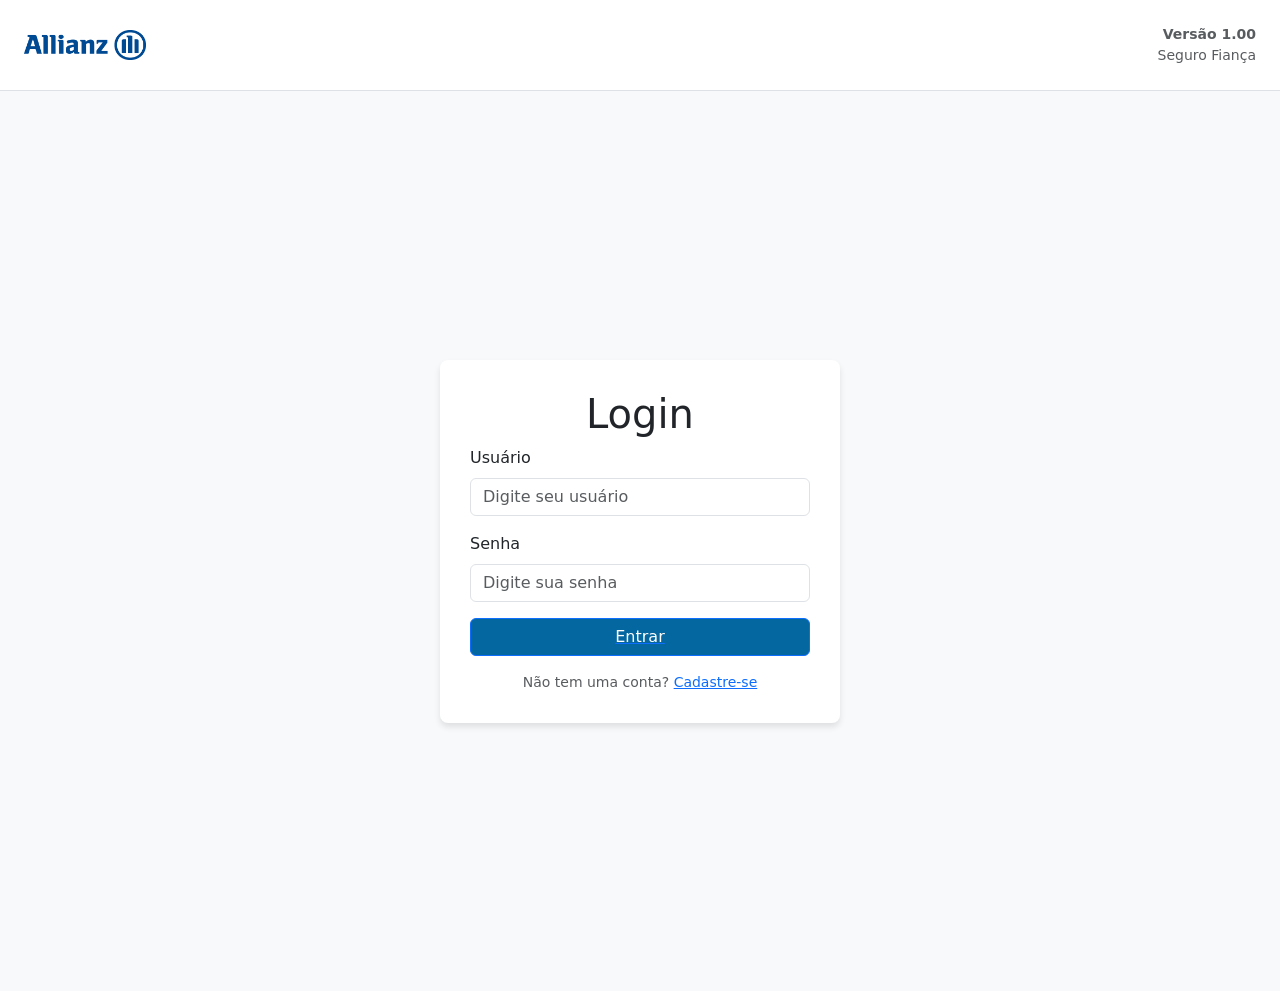
<file: index.html>
<!DOCTYPE html>
<html lang="pt-BR">
<head>
  <meta charset="UTF-8">
  <meta name="viewport" content="width=device-width, initial-scale=1.0">
  <title>Seguro Fiança</title>
  <link href="https://cdnjs.cloudflare.com/ajax/libs/bootstrap/5.3.3/css/bootstrap.min.css" rel="stylesheet">
  <link rel="stylesheet" href="css/style_login.css">
</head>
<body>
  <!-- Cabeçalho -->
  <div class="d-flex justify-content-between align-items-center p-4 border-bottom">
    <div class="d-flex align-items-center gap-3">
      <div class="brand">
        <img src="images/allianz-logo.png" width="122" height="30" alt="Logo Allianz">
      </div>
      <div class="small text-muted">
        <div class="fw-semibold"></div>
        <div></div>
      </div>
    </div>
    <div class="d-flex align-items-center gap-4">
      <div class="small text-end text-muted">
        <div class="fw-semibold">Versão 1.00</div>
        <div>Seguro Fiança</div>
      </div>
    </div>
  </div>

  <!-- Conteúdo Centralizado -->
  <div class="center-container">
    <div class="login-container">
      <h1 class="text-center">Login</h1>
        <!-- Campo Usuário -->
        <div class="mb-3">
          <label for="usuario" class="form-label">Usuário</label>
          <input type="text" class="form-control" id="usuario" placeholder="Digite seu usuário">
        </div>
        <!-- Campo Senha -->
        <div class="mb-3">
          <label for="senha" class="form-label">Senha</label>
          <input type="password" class="form-control" id="senha" placeholder="Digite sua senha">
        </div>
        <!-- Botão Entrar -->
        <a href="home.html">
          <div class="d-grid">
            <button type="submit" class="btn btn-primary" id="btn-enviar">Entrar</button>
          </div>
        </a>
        <!-- Link Cadastre-se -->
        <div class="form-text mt-3 text-center">
          Não tem uma conta? <a href="cadastro_usuario.html">Cadastre-se</a>
        </div>
    </div>
  </div>

  <script src="https://cdn.jsdelivr.net/npm/bootstrap@5.3.3/dist/js/bootstrap.bundle.min.js"></script>
</body>
</html>
</file>
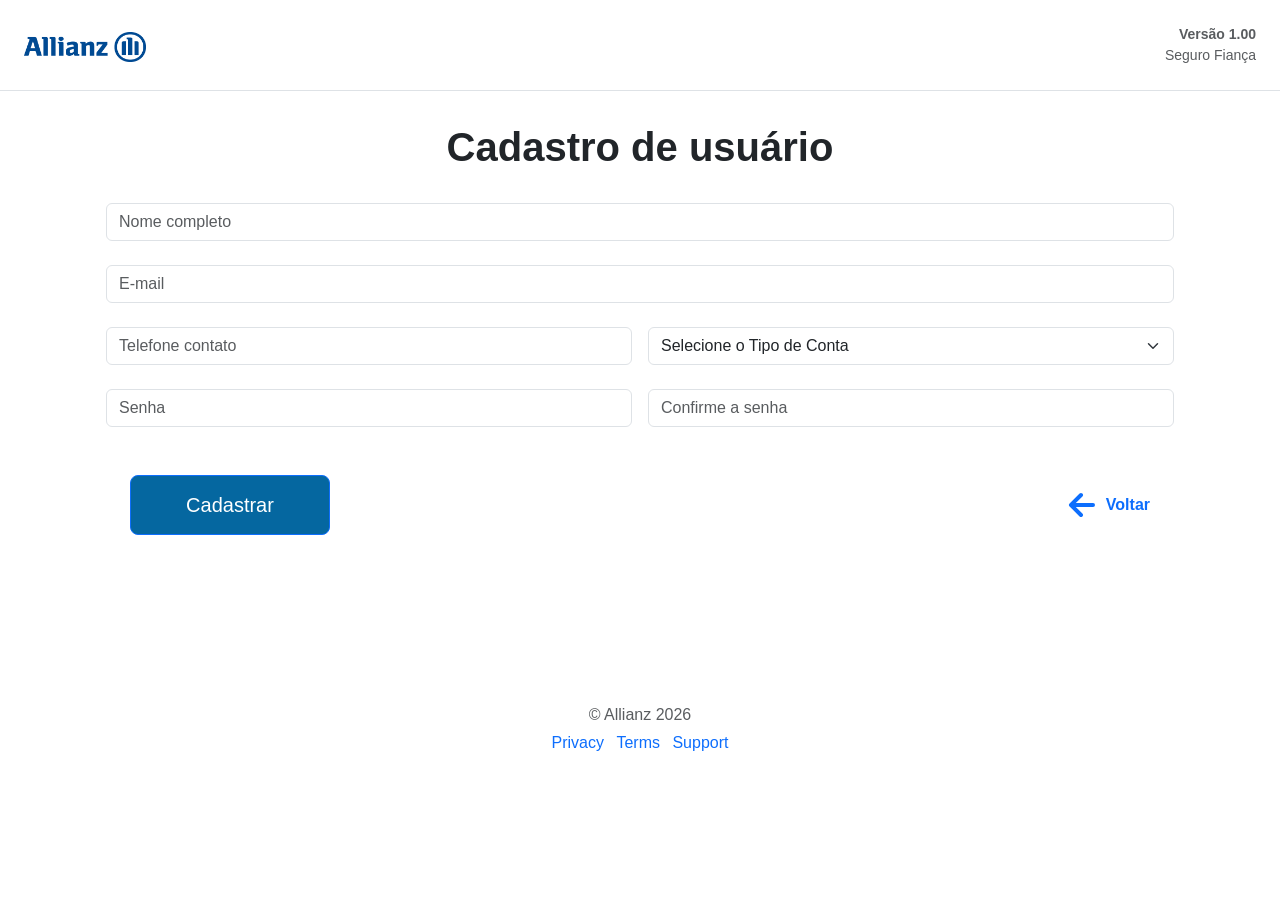
<file: cadastro_usuario.html>
<!DOCTYPE html>
  <html lang="pt-BR">
    <head>
      <meta charset="UTF-8">
      <meta name="viewport" content="width=device-width, initial-scale=1.0">
      <title>Seguro Fiança</title>
      <link href="https://cdnjs.cloudflare.com/ajax/libs/bootstrap/5.3.3/css/bootstrap.min.css" rel="stylesheet">
      <link rel="stylesheet" href="css/style.css">
    </head>
    <body>
      <div class="d-flex justify-content-between align-items-center p-4 border-bottom">
          <div class="d-flex align-items-center gap-3">
            <div class="brand"><img src="images/allianz-logo.png" width="122" height="30"></div>
            <div class="small text-muted">
              <div class="fw-semibold"></div>
              <div></div>
            </div>
          </div>
          <div class="d-flex align-items-center gap-4">
            <div class="small text-end text-muted">
              <div class="fw-semibold">Versão 1.00</div>
              <div>Seguro Fiança</div>
            </div>
          </div>
      </div>

    <div class="container py-2">
      <div class="card-main"><!-- HEADER -->
      <!-- CONTENT -->
      <div class="p-4">

        <!-- STEPS -->
        <div class="row text-center mb-4">
          <h1 class="text-center"><b>Cadastro de usuário</b></h1>
        </div>

        <!-- FORM -->
        <div class="mb-4">
          <div class="row g-3">
            <div>
              <input type="text" class="form-control" placeholder="Nome completo" required>
            </div>
          </div>
        </div>
        <div class="mb-4">
          <div class="row g-3">
            <div>
              <input type="text" class="form-control" placeholder="E-mail" required>
            </div>
          </div>
        </div>

        <div class="mb-4"> 
          <div class="row g-3 mb-3">
            <div class="col-md-6">
              <input type="text" class="form-control" placeholder="Telefone contato" required>
            </div>
            <div class="col-md-6">
              <select class="form-select" aria-label="Default select example" required>
                <option value="" disabled selected>Selecione o Tipo de Conta</option>
                <option value="1">Usuário</option>
                <option value="2">Administrador</option>
              </select>
            </div>
          </div>
        </div>

        <div class="mb-4">
          <div class="row g-3">
            <div class="col-md-6">
              <input type="password" class="form-control" placeholder="Senha" required>
            </div>
            <div class="col-md-6">
              <input type="password" class="form-control" placeholder="Confirme a senha" required>
            </div>
          </div>
        </div>

        <div class="card-main">
          <div class="p-4">
            <div class="mb-4">
              <!-- Flexbox para alinhar os botões -->
              <div class="d-flex justify-content-between">
                <!-- Botão à esquerda -->
                <button class="btn btn-primary btn-lg" style="width: 200px; height: 60px;" id="btn-enviar">Cadastrar</button>
                <!-- Botão à direita -->
                <a href="index.html" class="text-decoration-none d-flex align-items-center">
                  <svg xmlns="http://www.w3.org/2000/svg" width="32" height="32" fill="currentColor" viewBox="0 0 16 16">
                    <path fill-rule="evenodd" d="M15 8a1 1 0 0 1-1 1H5.414l3.293 3.293a1 1 0 0 1-1.414 1.414l-4.999-5a1 1 0 0 1 0-1.414l5-5a1 1 0 0 1 1.414 1.414L5.414 7H14a1 1 0 0 1 1 1z"/>
                  </svg>&nbsp;&nbsp;
                  <b>Voltar</b>
                </a>
              </div>
            </div>
          </div>
        </div>

      </div>

    </div>
      <footer class="my-5 pt-5 text-muted text-center text-small">
        <p class="mb-1">&copy; Allianz 2026</p>
        <ul class="list-inline">
          <li class="list-inline-item"><a href="#">Privacy</a></li>
          <li class="list-inline-item"><a href="#">Terms</a></li>
          <li class="list-inline-item"><a href="#">Support</a></li>
        </ul>
      </footer>
    </div>
    <script src="https://cdn.jsdelivr.net/npm/bootstrap@5.3.3/dist/js/bootstrap.bundle.min.js"></script>
  </body>
</html>
</file>
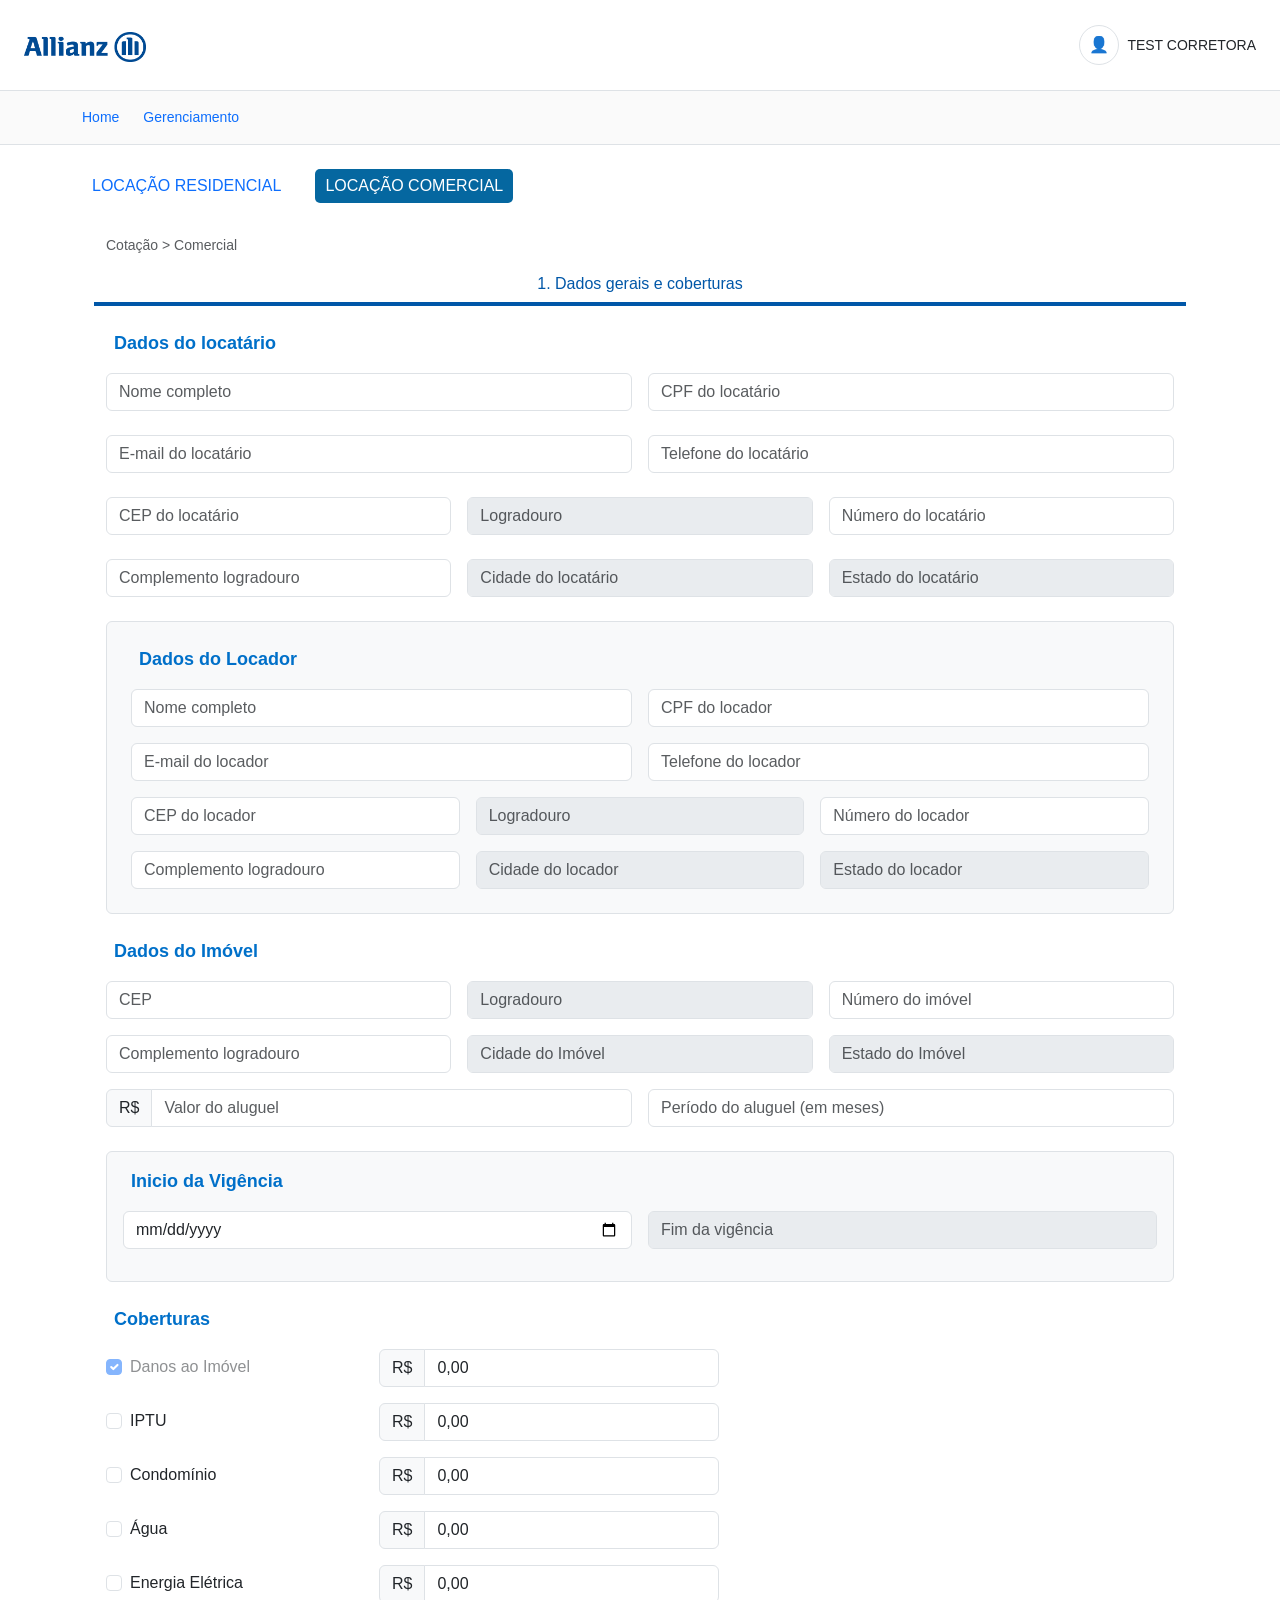
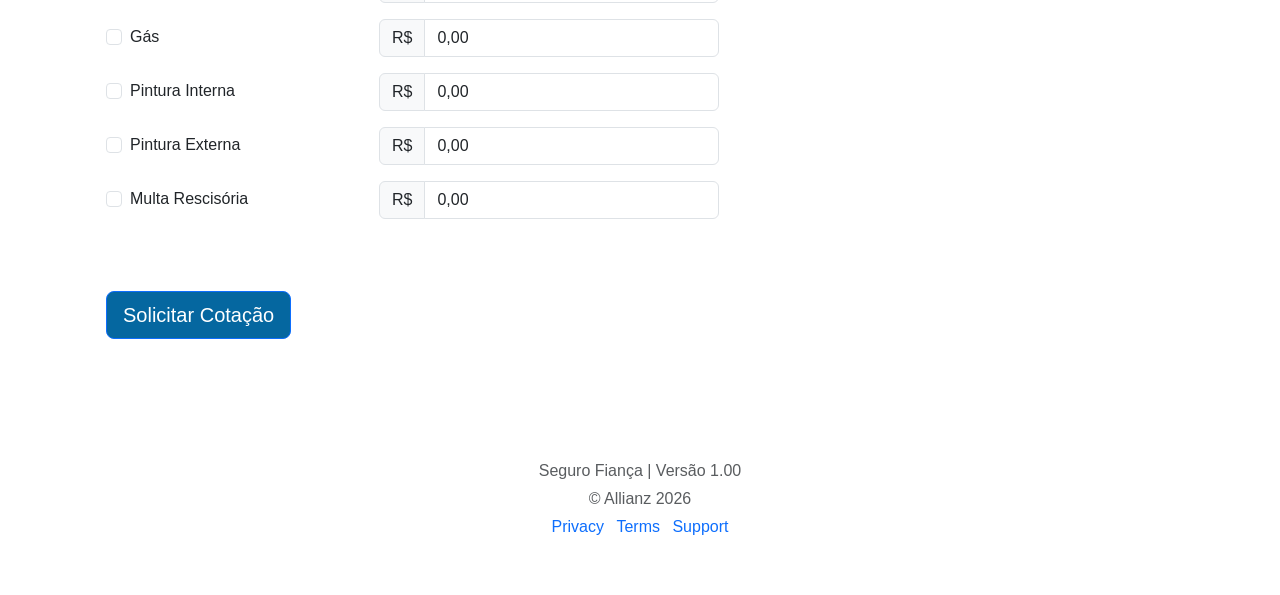
<file: cotador_comercial.html>
<!DOCTYPE html>
  <html lang="pt-BR">
    <head>
      <meta charset="UTF-8">
      <meta name="viewport" content="width=device-width, initial-scale=1.0">
      <title>Seguro Fiança</title>
      <link href="https://cdnjs.cloudflare.com/ajax/libs/bootstrap/5.3.3/css/bootstrap.min.css" rel="stylesheet">
      <link href="https://cdn.jsdelivr.net/npm/bootstrap-icons/font/bootstrap-icons.css" rel="stylesheet">
      <link rel="stylesheet" href="css/style.css">
    </head>
    <body>
      <div class="d-flex justify-content-between align-items-center p-4 border-bottom">
          <div class="d-flex align-items-center gap-3">
            <div class="brand"><img src="images/allianz-logo.png" width="122" height="30"></div>
            <div class="small text-muted">
              <div class="fw-semibold"></div>
              <div></div>
            </div>
          </div>
          <div class="d-flex align-items-center gap-4">
            <div class="d-flex align-items-center gap-2">
              <div class="rounded-circle border d-flex align-items-center justify-content-center" style="width:40px;height:40px;">👤</div>
              <div class="small fw-medium">TEST CORRETORA</div>
            </div>
          </div>
      </div>
      <!-- NAV -->
      <div class="d-flex gap-4 px-4 py-3 nav-top border-bottom small">
          <div class="container d-flex gap-4">
            <a href="home.html">Home</a>
            <a href="gerenciamento.html">Gerenciamento</a>
          </div>
      </div>
      <br/>
      <div class="container d-flex gap-4">
        <a href="cotador_residencial.html"><div class="nav-item">LOCAÇÃO RESIDENCIAL</div></a>
        <a href=""><div class="nav-item active">LOCAÇÃO COMERCIAL</div></a>
      </div>

    <div class="container py-2">
      <div class="card-main"><!-- HEADER -->
      <!-- CONTENT -->
      <div class="p-4">

        <!-- BREADCRUMB -->
        <div class="text-muted small mb-3">Cotação &gt; Comercial</div>

        <!-- STEPS -->
        <div class="row text-center mb-4">
          <div class="col step active">1. Dados gerais e coberturas</div>
          <!--<div class="col step">2. Definição de forma</div>
          <div class="col step">3. Informações de crédito</div>
          <div class="col step">4. Confirmação</div>-->
        </div>

        <input type="hidden" name="Tipo_Seguro" id="Tipo_Seguro" value="NB">
        <input type="hidden" name="tipo_locacao" id="tipo_locacao" value="COMERCIAL">

        <!-- FORM -->
        <div class="mb-4">
          <div class="section-title mb-3">Dados do locatário</div>
          <div class="row g-3">
            <div class="col-md-6">
              <input type="text" class="form-control" placeholder="Nome completo" id="nome_locatario" required>
            </div>
            <div class="col-md-6">
              <input type="text" class="form-control" placeholder="CPF do locatário" id="cpf_locatario" required>
            </div>
          </div>
        </div>

        <div class="mb-4">
          <div class="row g-3">
            <div class="col-md-6">
              <input type="email" class="form-control" placeholder="E-mail do locatário" id="email_locatario" required>
            </div>
            <div class="col-md-6">
              <input type="text" class="form-control" placeholder="Telefone do locatário" id="telefone_locatario" required>
            </div>
          </div>
        </div>

        <div class="mb-4">
          <div class="row g-3">
            <div class="col-md-4">
              <input type="number" class="form-control" placeholder="CEP do locatário" id="cep_locatario" onblur="buscarEnderecoLocatario()" required>
            </div>
            <div class="col-md-4">
              <input type="text" class="form-control" placeholder="Logradouro" id="logradouro_locatario" disabled required>
            </div>
            <div class="col-md-4">
              <input type="number" class="form-control" placeholder="Número do locatário" id="numero_locatario" required>
            </div>
          </div>
        </div>

        <div class="mb-4">
          <div class="row g-3">
            <div class="col-md-4">
              <input type="text" class="form-control" placeholder="Complemento logradouro" id="complemento_locatario">
            </div>
            <div class="col-md-4">
              <input type="text" class="form-control" placeholder="Cidade do locatário" id="cidade_locatario" disabled required>
            </div>
            <div class="col-md-4">
              <input type="text" class="form-control" placeholder="Estado do locatário" id="estado_locatario" disabled required>
            </div>
          </div>
        </div>

        <div class="mb-4 border rounded p-4 bg-light">
          <div class="section-title mb-3">Dados do Locador</div>
          
          <!-- Primeiro Grupo -->
          <div class="row g-3 mb-3">
            <div class="col-md-6">
              <input type="text" class="form-control" placeholder="Nome completo" id="nome_locador" required>
            </div>
            <div class="col-md-6">
              <input type="text" class="form-control" placeholder="CPF do locador" id="cpf_locador" required>
            </div>
          </div>

          <!-- Segundo Grupo -->
          <div class="row g-3 mb-3">
            <div class="col-md-6">
              <input type="email" class="form-control" placeholder="E-mail do locador" id="email_locador" required>
            </div>
            <div class="col-md-6">
              <input type="text" class="form-control" placeholder="Telefone do locador" id="telefone_locador" required>
            </div>
          </div>

          <!-- Terceiro Grupo -->
          <div class="row g-3 mb-3">
            <div class="col-md-4">
              <input type="number" class="form-control" placeholder="CEP do locador" id="cep_locador" onblur="buscarEnderecoLocador()" required>
            </div>
            <div class="col-md-4">
              <input type="text" class="form-control" placeholder="Logradouro" id="logradouro_locador" disabled required>
            </div>
            <div class="col-md-4">
              <input type="number" class="form-control" placeholder="Número do locador" id="numero_locador" required>
            </div>
          </div>

          <!-- Quarto Grupo -->
          <div class="row g-3">
            <div class="col-md-4">
              <input type="text" class="form-control" placeholder="Complemento logradouro" id="complemento_locador">
            </div>
            <div class="col-md-4">
              <input type="text" class="form-control" placeholder="Cidade do locador" id="cidade_locador" disabled required>
            </div>
            <div class="col-md-4">
              <input type="text" class="form-control" placeholder="Estado do locador" id="estado_locador" disabled required>
            </div>
          </div>
        </div>

        <div class="mb-4">
          <div class="section-title mb-3">Dados do Imóvel</div>
          
          <!-- Primeiro Grupo -->
          <div class="row g-3 mb-3">
            <div class="col-md-4">
              <input type="number" class="form-control" placeholder="CEP" id="cep_imovel" onblur="buscarEnderecoImovel()" required>
            </div>
            <div class="col-md-4">
              <input type="text" class="form-control" placeholder="Logradouro" id="logradouro_imovel" disabled required>
            </div>
            <div class="col-md-4">
              <input type="number" class="form-control" placeholder="Número do imóvel" id="numero_imovel" required>
            </div>
          </div>

          <!-- Segundo Grupo -->
          <div class="row g-3 mb-3">
            <div class="col-md-4">
              <input type="text" class="form-control" placeholder="Complemento logradouro" id="complemento_imovel">
            </div>
            <div class="col-md-4">
              <input type="text" class="form-control" placeholder="Cidade do Imóvel" id="cidade_imovel" disabled required>
            </div>
            <div class="col-md-4">
              <input type="text" class="form-control" placeholder="Estado do Imóvel" id="estado_imovel" disabled required>
            </div>
          </div>

          <!-- Terceiro Grupo -->
          <div class="row g-3">
            <div class="col-md-6">
              <div class="input-group">
                <span class="input-group-text">R$</span>
                <input type="text" class="form-control currency" placeholder="Valor do aluguel" id="valorAluguel" required>
              </div>
            </div>
            <div class="col-md-6">
              <input type="number" class="form-control" placeholder="Período do aluguel (em meses)" id="periodoMeses" required>
            </div>
          </div>
        </div>

        <div class="mb-4 border rounded p-3 bg-light"> 
          <div class="section-title mb-3">Inicio da Vigência</div>
          <div class="row g-3 mb-3">
            <div class="col-md-6">
              <input type="date" class="form-control" id="inicioVigencia" required max="9999-12-31">
            </div>
            <div class="col-md-6">
              <input type="text" class="form-control" placeholder="Fim da vigência" id="fimVigencia" disabled required>
            </div>
          </div>
        </div>


          <div class="mb-4">
  <div class="section-title mb-3">Coberturas</div>

  <!-- Repetição de Itens -->
  <div class="row mb-3 align-items-center">
    <!-- Checkbox -->
    <div class="col-12 col-md-3">
      <div class="form-check">
        <input type="checkbox" class="form-check-input" id="danosImovel" value="danosImovel" checked disabled>
        <label class="form-check-label" for="danosImovel">Danos ao Imóvel</label>
      </div>
    </div>
    <!-- Input -->
    <div class="col-12 col-md-4">
      <div class="input-group">
        <span class="input-group-text">R$</span>
        <input type="text" class="form-control currency" placeholder="Importância segurada" id="valorDanosImovel" value="0,00" required>
      </div>
    </div>
  </div>

  <div class="row mb-3 align-items-center">
    <div class="col-12 col-md-3">
      <div class="form-check">
        <input type="checkbox" class="form-check-input" id="iptu" value="iptu">
        <label class="form-check-label" for="iptu">IPTU</label>
      </div>
    </div>
    <div class="col-12 col-md-4">
      <div class="input-group">
        <span class="input-group-text">R$</span>
        <input type="text" class="form-control currency" placeholder="Importância segurada" id="valorIptu" value="0,00" >
      </div>
    </div>
  </div>

  <div class="row mb-3 align-items-center">
    <div class="col-12 col-md-3">
      <div class="form-check">
        <input type="checkbox" class="form-check-input" id="condominio" value="condominio">
        <label class="form-check-label" for="condominio">Condomínio</label>
      </div>
    </div>
    <div class="col-12 col-md-4">
      <div class="input-group">
        <span class="input-group-text">R$</span>
        <input type="text" class="form-control currency" placeholder="Importância segurada" id="valorCondominio" value="0,00" >
      </div>
    </div>
  </div>

  <div class="row mb-3 align-items-center">
    <div class="col-12 col-md-3">
      <div class="form-check">
        <input type="checkbox" class="form-check-input" id="agua" value="agua">
        <label class="form-check-label" for="agua">Água</label>
      </div>
    </div>
    <div class="col-12 col-md-4">
      <div class="input-group">
        <span class="input-group-text">R$</span>
        <input type="text" class="form-control currency" placeholder="Importância segurada" id="valorAgua" value="0,00" >
      </div>
    </div>
  </div>

  <div class="row mb-3 align-items-center">
    <div class="col-12 col-md-3">
      <div class="form-check">
        <input type="checkbox" class="form-check-input" id="energia" value="energia">
        <label class="form-check-label" for="energia">Energia Elétrica</label>
      </div>
    </div>
    <div class="col-12 col-md-4">
      <div class="input-group">
        <span class="input-group-text">R$</span>
        <input type="text" class="form-control currency" placeholder="Importância segurada" id="valorEnergiaEletrica" value="0,00" >
      </div>
    </div>
  </div>

  <div class="row mb-3 align-items-center">
    <div class="col-12 col-md-3">
      <div class="form-check">
        <input type="checkbox" class="form-check-input" id="gas" value="gas">
        <label class="form-check-label" for="gas">Gás</label>
      </div>
    </div>
    <div class="col-12 col-md-4">
      <div class="input-group">
        <span class="input-group-text">R$</span>
        <input type="text" class="form-control currency" placeholder="Importância segurada" id="valorGas" value="0,00" >
      </div>
    </div>
  </div>

  <div class="row mb-3 align-items-center">
    <div class="col-12 col-md-3">
      <div class="form-check">
        <input type="checkbox" class="form-check-input" id="pinturaInterna" value="pinturaInterna" value="0,00" >
        <label class="form-check-label" for="pinturaInterna">Pintura Interna</label>
      </div>
    </div>
    <div class="col-12 col-md-4">
      <div class="input-group">
        <span class="input-group-text">R$</span>
        <input type="text" class="form-control currency" placeholder="Importância segurada" id="valorPinturaInterna" value="0,00" >
      </div>
    </div>
  </div>

  <div class="row mb-3 align-items-center">
    <div class="col-12 col-md-3">
      <div class="form-check">
        <input type="checkbox" class="form-check-input" id="pinturaExterna" value="pinturaExterna">
        <label class="form-check-label" for="pinturaExterna">Pintura Externa</label>
      </div>
    </div>
    <div class="col-12 col-md-4">
      <div class="input-group">
        <span class="input-group-text">R$</span>
        <input type="text" class="form-control currency" placeholder="Importância segurada" id="valorPinturaExterna" value="0,00" >
      </div>
    </div>
  </div>

  <div class="row mb-3 align-items-center">
    <div class="col-12 col-md-3">
      <div class="form-check">
        <input type="checkbox" class="form-check-input" id="multaRecisoria" value="multaRecisoria">
        <label class="form-check-label" for="multaRecisoria">Multa Rescisória</label>
      </div>
    </div>
    <div class="col-12 col-md-4">
      <div class="input-group">
        <span class="input-group-text">R$</span>
        <input type="text" class="form-control currency" placeholder="Importância segurada" id="valorMultaRecisoria" value="0,00" >
      </div>
    </div>
  </div>
</div>
      <br>
      <br>
      <!-- Botão de Enviar -->
      <div class="text-left">
        <button type="button" class="btn btn-primary btn-lg" id="btn-enviar" onclick="enviarDados()">Solicitar Cotação</button>
      </div>

      </div>

    </div>
      <footer class="my-5 pt-5 text-muted text-center text-small">
        <p class="mb-1">Seguro Fiança | Versão 1.00</p>
        <p class="mb-1">&copy; Allianz 2026</p>
        <ul class="list-inline">
          <li class="list-inline-item"><a href="#">Privacy</a></li>
          <li class="list-inline-item"><a href="#">Terms</a></li>
          <li class="list-inline-item"><a href="#">Support</a></li>
        </ul>
      </footer>
    </div>
    <script src="https://cdn.jsdelivr.net/npm/bootstrap@5.3.3/dist/js/bootstrap.bundle.min.js"></script>
    <script src="js/script_nova_cotacao.js"></script>
  </body>
</html>
</file>
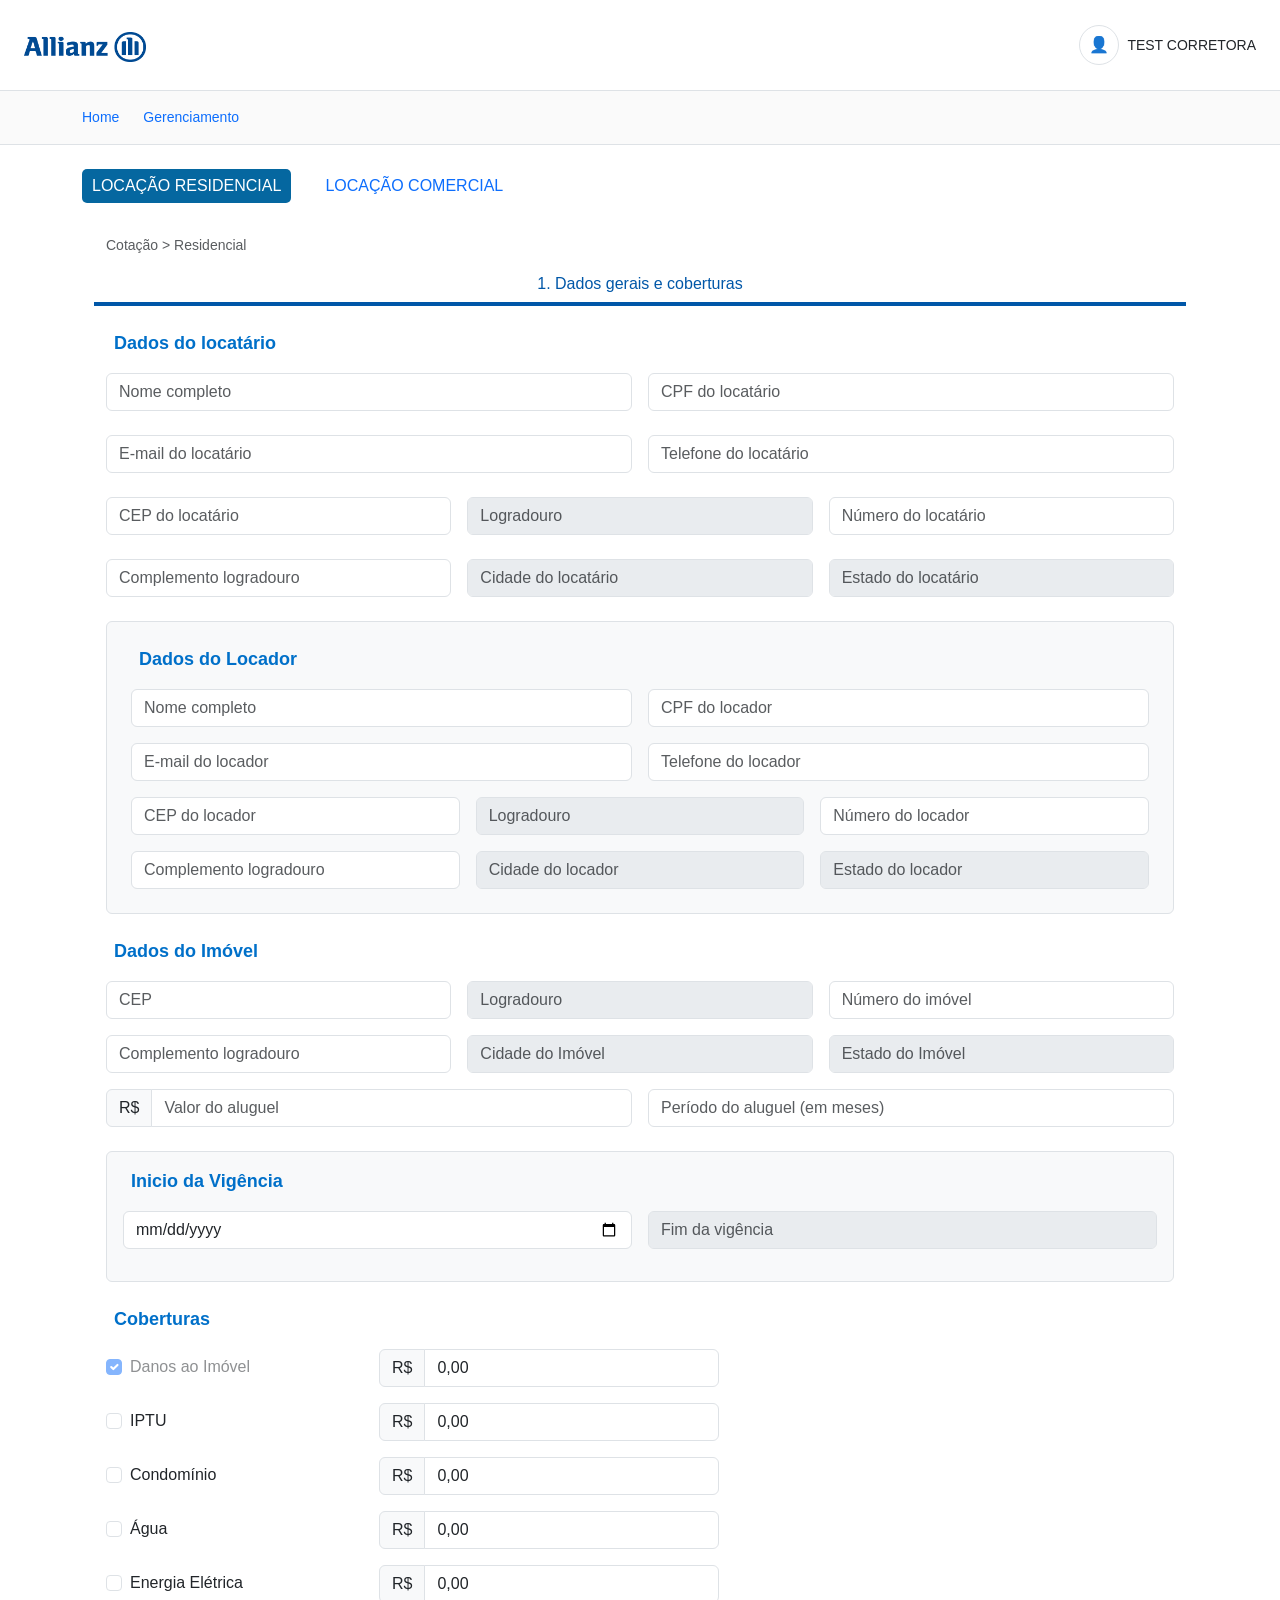
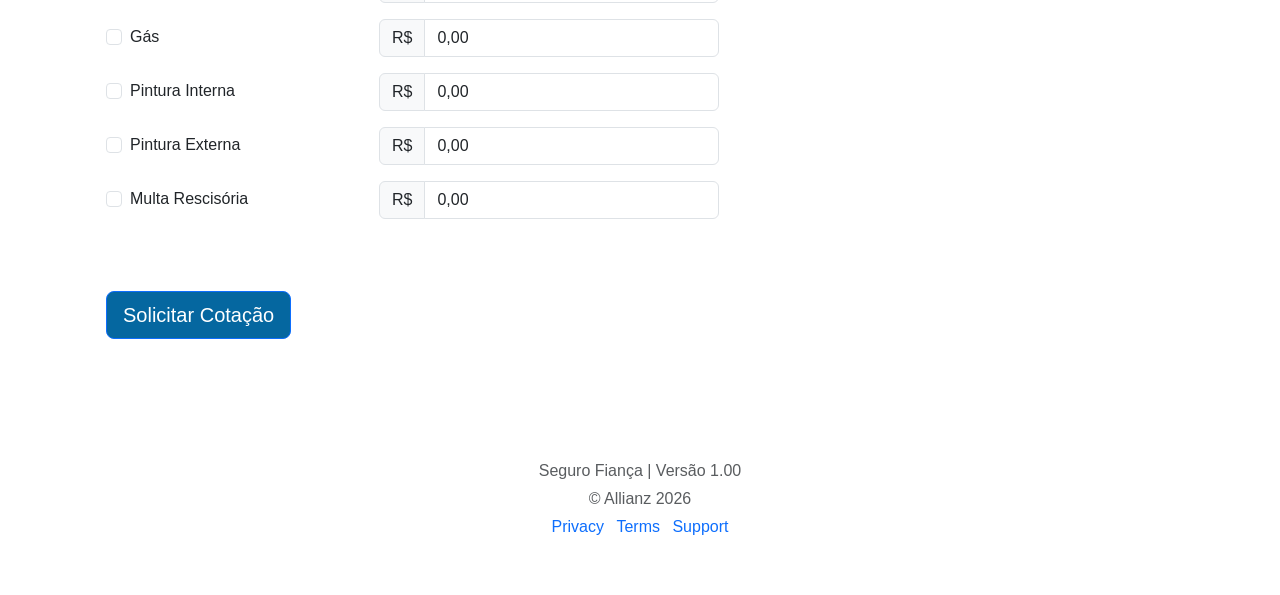
<file: cotador_residencial.html>
<!DOCTYPE html>
  <html lang="pt-BR">
    <head>
      <meta charset="UTF-8">
      <meta name="viewport" content="width=device-width, initial-scale=1.0">
      <title>Seguro Fiança</title>
      <link href="https://cdnjs.cloudflare.com/ajax/libs/bootstrap/5.3.3/css/bootstrap.min.css" rel="stylesheet">
      <link href="https://cdn.jsdelivr.net/npm/bootstrap-icons/font/bootstrap-icons.css" rel="stylesheet">
      <link rel="stylesheet" href="css/style.css">
    </head>
    <body>
      <div class="d-flex justify-content-between align-items-center p-4 border-bottom">
          <div class="d-flex align-items-center gap-3">
            <div class="brand"><img src="images/allianz-logo.png" width="122" height="30"></div>
            <div class="small text-muted">
              <div class="fw-semibold"></div>
              <div></div>
            </div>
          </div>
          <div class="d-flex align-items-center gap-4">
            <div class="d-flex align-items-center gap-2">
              <div class="rounded-circle border d-flex align-items-center justify-content-center" style="width:40px;height:40px;">👤</div>
              <div class="small fw-medium">TEST CORRETORA</div>
            </div>
          </div>
      </div>
      <!-- NAV -->
      <div class="d-flex gap-4 px-4 py-3 nav-top border-bottom small">
          <div class="container d-flex gap-4">
            <a href="home.html">Home</a>
            <a href="gerenciamento.html">Gerenciamento</a>
          </div>
      </div>
      <br/>
      <div class="container d-flex gap-4">
        <a href=""><div class="nav-item active">LOCAÇÃO RESIDENCIAL</div></a>
        <a href="cotador_comercial.html"><div class="nav-item">LOCAÇÃO COMERCIAL</div></a>
      </div>

    <div class="container py-2">
      <div class="card-main"><!-- HEADER -->
      <!-- CONTENT -->
      <div class="p-4">

        <!-- BREADCRUMB -->
        <div class="text-muted small mb-3">Cotação &gt; Residencial</div>

        <!-- STEPS -->
        <div class="row text-center mb-4">
          <div class="col step active">1. Dados gerais e coberturas</div>
          <!--<div class="col step">2. Definição de forma</div>
          <div class="col step">3. Informações de crédito</div>
          <div class="col step">4. Confirmação</div>-->
        </div>

        <input type="hidden" name="Tipo_Seguro" id="Tipo_Seguro" value="NB">
        <input type="hidden" name="tipo_locacao" id="tipo_locacao" value="RESIDENCIAL">

        <!-- FORM -->
        <div class="mb-4">
          <div class="section-title mb-3">Dados do locatário</div>
          <div class="row g-3">
            <div class="col-md-6">
              <input type="text" class="form-control" placeholder="Nome completo" id="nome_locatario" required>
            </div>
            <div class="col-md-6">
              <input type="text" class="form-control" placeholder="CPF do locatário" id="cpf_locatario" required>
            </div>
          </div>
        </div>

        <div class="mb-4">
          <div class="row g-3">
            <div class="col-md-6">
              <input type="email" class="form-control" placeholder="E-mail do locatário" id="email_locatario" required>
            </div>
            <div class="col-md-6">
              <input type="text" class="form-control" placeholder="Telefone do locatário" id="telefone_locatario" required>
            </div>
          </div>
        </div>

        <div class="mb-4">
          <div class="row g-3">
            <div class="col-md-4">
              <input type="number" class="form-control" placeholder="CEP do locatário" id="cep_locatario" onblur="buscarEnderecoLocatario()" required>
            </div>
            <div class="col-md-4">
              <input type="text" class="form-control" placeholder="Logradouro" id="logradouro_locatario" disabled required>
            </div>
            <div class="col-md-4">
              <input type="number" class="form-control" placeholder="Número do locatário" id="numero_locatario" required>
            </div>
          </div>
        </div>

        <div class="mb-4">
          <div class="row g-3">
            <div class="col-md-4">
              <input type="text" class="form-control" placeholder="Complemento logradouro" id="complemento_locatario">
            </div>
            <div class="col-md-4">
              <input type="text" class="form-control" placeholder="Cidade do locatário" id="cidade_locatario" disabled required>
            </div>
            <div class="col-md-4">
              <input type="text" class="form-control" placeholder="Estado do locatário" id="estado_locatario" disabled required>
            </div>
          </div>
        </div>

        <div class="mb-4 border rounded p-4 bg-light">
          <div class="section-title mb-3">Dados do Locador</div>
          
          <!-- Primeiro Grupo -->
          <div class="row g-3 mb-3">
            <div class="col-md-6">
              <input type="text" class="form-control" placeholder="Nome completo" id="nome_locador" required>
            </div>
            <div class="col-md-6">
              <input type="text" class="form-control" placeholder="CPF do locador" id="cpf_locador" required>
            </div>
          </div>

          <!-- Segundo Grupo -->
          <div class="row g-3 mb-3">
            <div class="col-md-6">
              <input type="email" class="form-control" placeholder="E-mail do locador" id="email_locador" required>
            </div>
            <div class="col-md-6">
              <input type="text" class="form-control" placeholder="Telefone do locador" id="telefone_locador" required>
            </div>
          </div>

          <!-- Terceiro Grupo -->
          <div class="row g-3 mb-3">
            <div class="col-md-4">
              <input type="number" class="form-control" placeholder="CEP do locador" id="cep_locador" onblur="buscarEnderecoLocador()" required>
            </div>
            <div class="col-md-4">
              <input type="text" class="form-control" placeholder="Logradouro" id="logradouro_locador" disabled required>
            </div>
            <div class="col-md-4">
              <input type="number" class="form-control" placeholder="Número do locador" id="numero_locador" required>
            </div>
          </div>

          <!-- Quarto Grupo -->
          <div class="row g-3">
            <div class="col-md-4">
              <input type="text" class="form-control" placeholder="Complemento logradouro" id="complemento_locador">
            </div>
            <div class="col-md-4">
              <input type="text" class="form-control" placeholder="Cidade do locador" id="cidade_locador" disabled required>
            </div>
            <div class="col-md-4">
              <input type="text" class="form-control" placeholder="Estado do locador" id="estado_locador" disabled required>
            </div>
          </div>
        </div>

        <div class="mb-4">
          <div class="section-title mb-3">Dados do Imóvel</div>
          
          <!-- Primeiro Grupo -->
          <div class="row g-3 mb-3">
            <div class="col-md-4">
              <input type="number" class="form-control" placeholder="CEP" id="cep_imovel" onblur="buscarEnderecoImovel()" required>
            </div>
            <div class="col-md-4">
              <input type="text" class="form-control" placeholder="Logradouro" id="logradouro_imovel" disabled required>
            </div>
            <div class="col-md-4">
              <input type="number" class="form-control" placeholder="Número do imóvel" id="numero_imovel" required>
            </div>
          </div>

          <!-- Segundo Grupo -->
          <div class="row g-3 mb-3">
            <div class="col-md-4">
              <input type="text" class="form-control" placeholder="Complemento logradouro" id="complemento_imovel">
            </div>
            <div class="col-md-4">
              <input type="text" class="form-control" placeholder="Cidade do Imóvel" id="cidade_imovel" disabled required>
            </div>
            <div class="col-md-4">
              <input type="text" class="form-control" placeholder="Estado do Imóvel" id="estado_imovel" disabled required>
            </div>
          </div>

          <!-- Terceiro Grupo -->
          <div class="row g-3">
            <div class="col-md-6">
              <div class="input-group">
                <span class="input-group-text">R$</span>
                <input type="text" class="form-control currency" placeholder="Valor do aluguel" id="valorAluguel" required>
              </div>
            </div>
            <div class="col-md-6">
              <input type="number" class="form-control" placeholder="Período do aluguel (em meses)" id="periodoMeses" required>
            </div>
          </div>
        </div>

        <div class="mb-4 border rounded p-3 bg-light"> 
          <div class="section-title mb-3">Inicio da Vigência</div>
          <div class="row g-3 mb-3">
            <div class="col-md-6">
              <input type="date" class="form-control" id="inicioVigencia" required max="9999-12-31">
            </div>
            <div class="col-md-6">
              <input type="text" class="form-control" placeholder="Fim da vigência" id="fimVigencia" disabled required>
            </div>
          </div>
        </div>


          <div class="mb-4">
  <div class="section-title mb-3">Coberturas</div>

  <!-- Repetição de Itens -->
  <div class="row mb-3 align-items-center">
    <!-- Checkbox -->
    <div class="col-12 col-md-3">
      <div class="form-check">
        <input type="checkbox" class="form-check-input" id="danosImovel" value="danosImovel" checked disabled>
        <label class="form-check-label" for="danosImovel">Danos ao Imóvel</label>
      </div>
    </div>
    <!-- Input -->
    <div class="col-12 col-md-4">
      <div class="input-group">
        <span class="input-group-text">R$</span>
        <input type="text" class="form-control currency" placeholder="Importância segurada" id="valorDanosImovel" value="0,00" required>
      </div>
    </div>
  </div>

  <div class="row mb-3 align-items-center">
    <div class="col-12 col-md-3">
      <div class="form-check">
        <input type="checkbox" class="form-check-input" id="iptu" value="iptu">
        <label class="form-check-label" for="iptu">IPTU</label>
      </div>
    </div>
    <div class="col-12 col-md-4">
      <div class="input-group">
        <span class="input-group-text">R$</span>
        <input type="text" class="form-control currency" placeholder="Importância segurada" id="valorIptu" value="0,00" >
      </div>
    </div>
  </div>

  <div class="row mb-3 align-items-center">
    <div class="col-12 col-md-3">
      <div class="form-check">
        <input type="checkbox" class="form-check-input" id="condominio" value="condominio">
        <label class="form-check-label" for="condominio">Condomínio</label>
      </div>
    </div>
    <div class="col-12 col-md-4">
      <div class="input-group">
        <span class="input-group-text">R$</span>
        <input type="text" class="form-control currency" placeholder="Importância segurada" id="valorCondominio" value="0,00" >
      </div>
    </div>
  </div>

  <div class="row mb-3 align-items-center">
    <div class="col-12 col-md-3">
      <div class="form-check">
        <input type="checkbox" class="form-check-input" id="agua" value="agua">
        <label class="form-check-label" for="agua">Água</label>
      </div>
    </div>
    <div class="col-12 col-md-4">
      <div class="input-group">
        <span class="input-group-text">R$</span>
        <input type="text" class="form-control currency" placeholder="Importância segurada" id="valorAgua" value="0,00" >
      </div>
    </div>
  </div>

  <div class="row mb-3 align-items-center">
    <div class="col-12 col-md-3">
      <div class="form-check">
        <input type="checkbox" class="form-check-input" id="energia" value="energia">
        <label class="form-check-label" for="energia">Energia Elétrica</label>
      </div>
    </div>
    <div class="col-12 col-md-4">
      <div class="input-group">
        <span class="input-group-text">R$</span>
        <input type="text" class="form-control currency" placeholder="Importância segurada" id="valorEnergiaEletrica" value="0,00" >
      </div>
    </div>
  </div>

  <div class="row mb-3 align-items-center">
    <div class="col-12 col-md-3">
      <div class="form-check">
        <input type="checkbox" class="form-check-input" id="gas" value="gas">
        <label class="form-check-label" for="gas">Gás</label>
      </div>
    </div>
    <div class="col-12 col-md-4">
      <div class="input-group">
        <span class="input-group-text">R$</span>
        <input type="text" class="form-control currency" placeholder="Importância segurada" id="valorGas" value="0,00" >
      </div>
    </div>
  </div>

  <div class="row mb-3 align-items-center">
    <div class="col-12 col-md-3">
      <div class="form-check">
        <input type="checkbox" class="form-check-input" id="pinturaInterna" value="pinturaInterna" value="0,00" >
        <label class="form-check-label" for="pinturaInterna">Pintura Interna</label>
      </div>
    </div>
    <div class="col-12 col-md-4">
      <div class="input-group">
        <span class="input-group-text">R$</span>
        <input type="text" class="form-control currency" placeholder="Importância segurada" id="valorPinturaInterna" value="0,00" >
      </div>
    </div>
  </div>

  <div class="row mb-3 align-items-center">
    <div class="col-12 col-md-3">
      <div class="form-check">
        <input type="checkbox" class="form-check-input" id="pinturaExterna" value="pinturaExterna">
        <label class="form-check-label" for="pinturaExterna">Pintura Externa</label>
      </div>
    </div>
    <div class="col-12 col-md-4">
      <div class="input-group">
        <span class="input-group-text">R$</span>
        <input type="text" class="form-control currency" placeholder="Importância segurada" id="valorPinturaExterna" value="0,00" >
      </div>
    </div>
  </div>

  <div class="row mb-3 align-items-center">
    <div class="col-12 col-md-3">
      <div class="form-check">
        <input type="checkbox" class="form-check-input" id="multaRecisoria" value="multaRecisoria">
        <label class="form-check-label" for="multaRecisoria">Multa Rescisória</label>
      </div>
    </div>
    <div class="col-12 col-md-4">
      <div class="input-group">
        <span class="input-group-text">R$</span>
        <input type="text" class="form-control currency" placeholder="Importância segurada" id="valorMultaRecisoria" value="0,00" >
      </div>
    </div>
  </div>
</div>
      <br>
      <br>
      <!-- Botão de Enviar -->
      <div class="text-left">
        <button type="button" class="btn btn-primary btn-lg" id="btn-enviar" onclick="enviarDados()">Solicitar Cotação</button>
      </div>

      </div>

    </div>
      <footer class="my-5 pt-5 text-muted text-center text-small">
        <p class="mb-1">Seguro Fiança | Versão 1.00</p>
        <p class="mb-1">&copy; Allianz 2026</p>
        <ul class="list-inline">
          <li class="list-inline-item"><a href="#">Privacy</a></li>
          <li class="list-inline-item"><a href="#">Terms</a></li>
          <li class="list-inline-item"><a href="#">Support</a></li>
        </ul>
      </footer>
    </div>
    <script src="https://cdn.jsdelivr.net/npm/bootstrap@5.3.3/dist/js/bootstrap.bundle.min.js"></script>
    <script src="js/script_nova_cotacao.js"></script>
  </body>
</html>
</file>
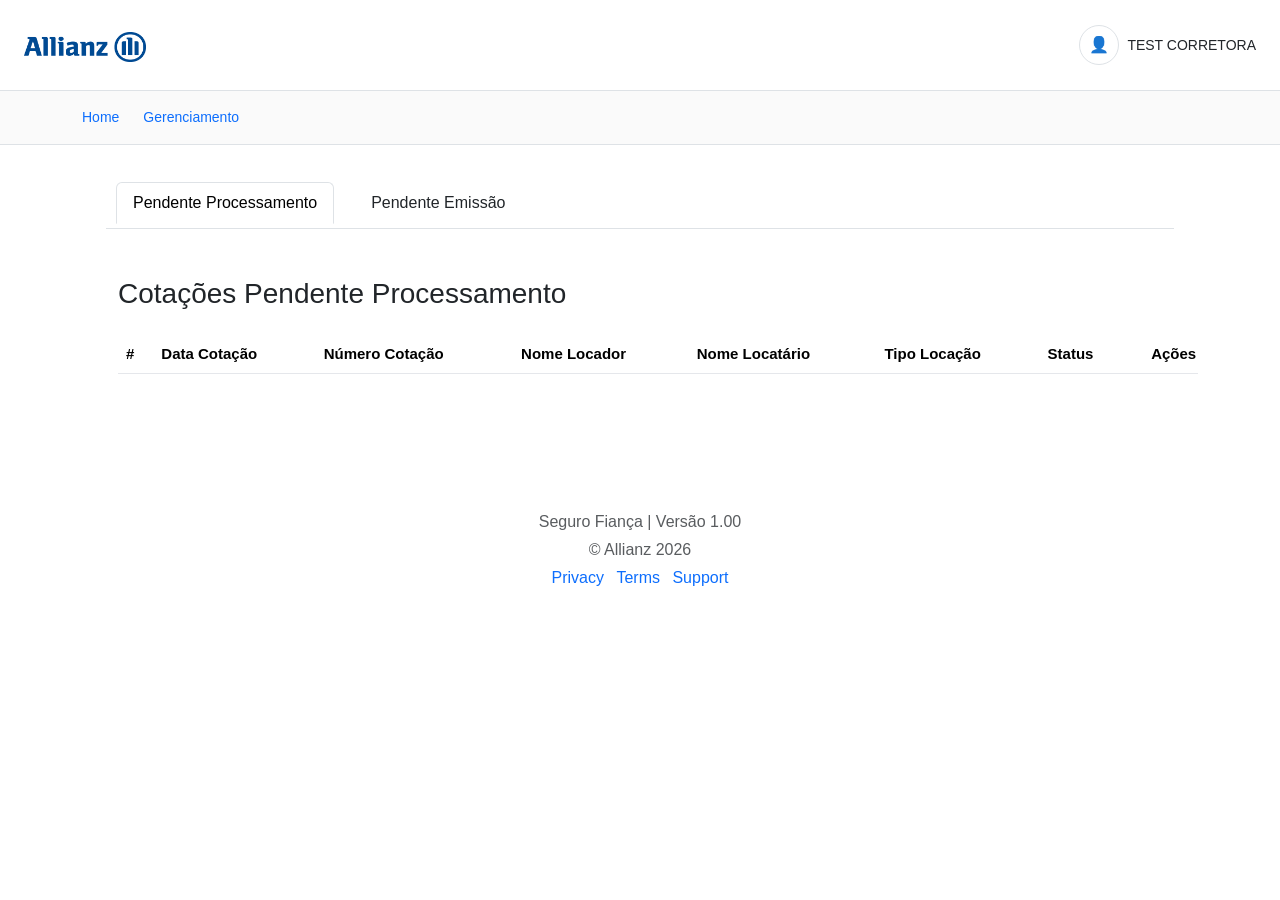
<file: gerenciamento.html>
<!DOCTYPE html>
  <html lang="pt-BR">
    <head>
      <meta charset="UTF-8">
      <meta name="viewport" content="width=device-width, initial-scale=1.0">
      <title>Seguro Fiança</title>
      <link href="https://cdnjs.cloudflare.com/ajax/libs/bootstrap/5.3.3/css/bootstrap.min.css" rel="stylesheet">
      <!-- Bootstrap Icons -->
      <link href="https://cdn.jsdelivr.net/npm/bootstrap-icons/font/bootstrap-icons.css" rel="stylesheet">
      <link rel="stylesheet" href="css/style.css">
    </head>
    <body>
      <div class="d-flex justify-content-between align-items-center p-4 border-bottom">
          <div class="d-flex align-items-center gap-3">
            <div class="brand"><img src="images/allianz-logo.png" width="122" height="30"></div>
            <div class="small text-muted">
              <div class="fw-semibold"></div>
              <div></div>
            </div>
          </div>
          <div class="d-flex align-items-center gap-4">
            <div class="d-flex align-items-center gap-2">
              <div class="rounded-circle border d-flex align-items-center justify-content-center" style="width:40px;height:40px;">👤</div>
              <div class="small fw-medium">TEST CORRETORA</div>
            </div>
          </div>
      </div>
      <!-- NAV -->
      <div class="d-flex gap-4 px-4 py-3 nav-top border-bottom small">
          <div class="container d-flex gap-4">
            <a href="home.html">Home</a>
            <a href="gerenciamento.html">Gerenciamento</a>
          </div>
      </div>

    <div class="container py-2">
      <div class="card-main"><!-- HEADER -->
      <!-- CONTENT -->
      <div class="p-4">
        <ul class="nav nav-tabs">
            <li class="nav-item">
                <a class="nav-link active" aria-current="page" href="#">Pendente Processamento</a>
            </li>
            <li class="nav-item">
                <a class="nav-link" href="#">Pendente Emissão</a>
            </li>
        </ul>
        <div class="container mt-5">
        <h3 class="mb-4">Cotações Pendente Processamento</h3>
        <table class="table table-striped">
            <thead>
                <tr>
                    <th>#</th>
                    <th>Data Cotação</th>
                    <th>Número Cotação</th>
                    <th>Nome Locador</th>
                    <th>Nome Locatário</th>
                    <th>Tipo Locação</th>
                    <th>Status</th>
                    <th style="text-align: center">Ações</th>
                </tr>
            </thead>
            <tbody id="cotacoes-tbody">
                <!-- Os dados serão inseridos aqui dinamicamente -->
            </tbody>
        </table>
    </div>


      </div>

      </div>
      <footer class="my-5 pt-5 text-muted text-center text-small">
        <p class="mb-1">Seguro Fiança | Versão 1.00</p>
        <p class="mb-1">&copy; Allianz 2026</p>
        <ul class="list-inline">
          <li class="list-inline-item"><a href="#">Privacy</a></li>
          <li class="list-inline-item"><a href="#">Terms</a></li>
          <li class="list-inline-item"><a href="#">Support</a></li>
        </ul>
      </footer>
    </div>
    <script src="https://cdn.jsdelivr.net/npm/bootstrap@5.3.3/dist/js/bootstrap.bundle.min.js"></script>
    <script src="js/script_gerenciamento.js"></script>
  </body>
</html>
</file>
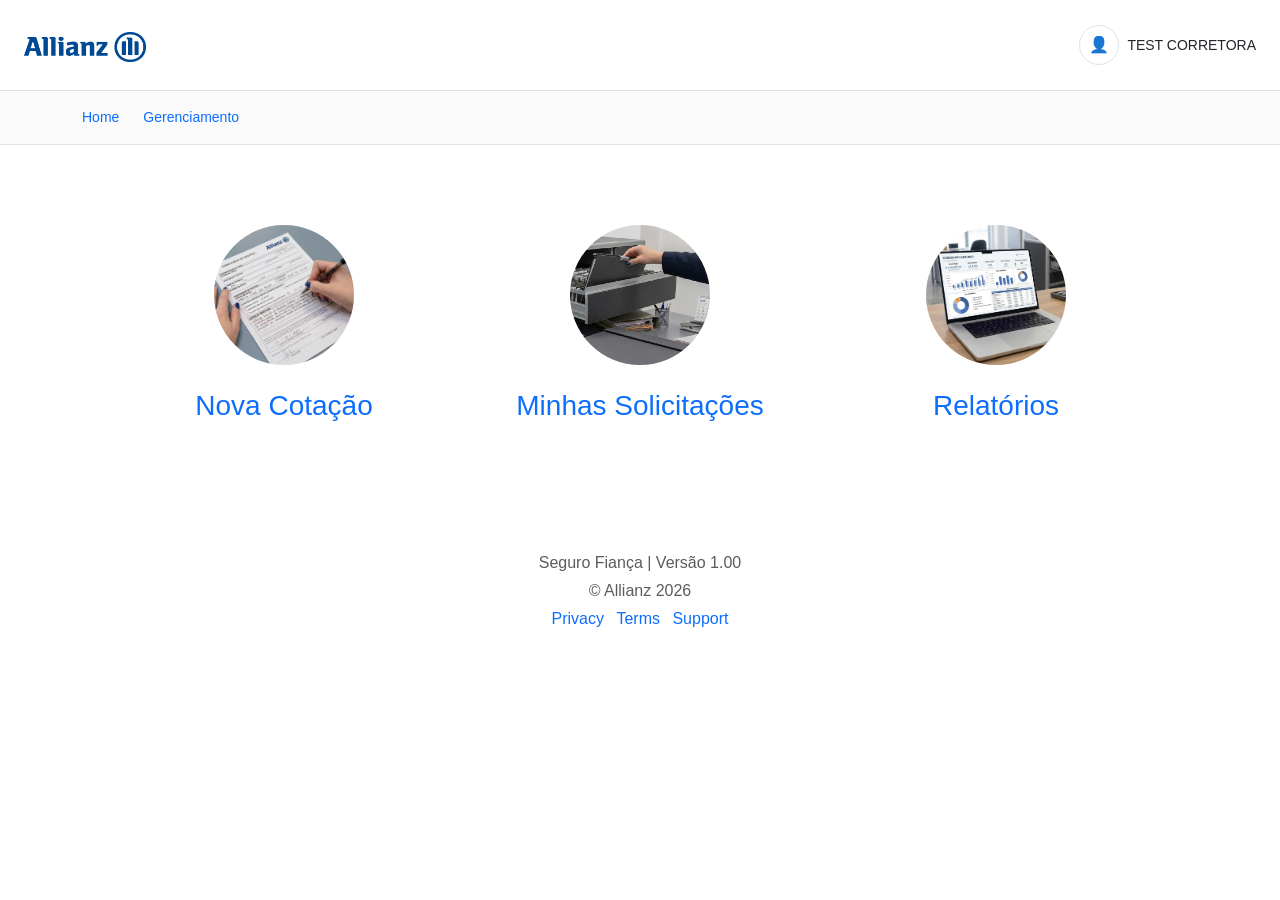
<file: home.html>
<!DOCTYPE html>
  <html lang="pt-BR">
    <head>
      <meta charset="UTF-8">
      <meta name="viewport" content="width=device-width, initial-scale=1.0">
      <title>Seguro Fiança</title>
      <link href="https://cdnjs.cloudflare.com/ajax/libs/bootstrap/5.3.3/css/bootstrap.min.css" rel="stylesheet">
      <link rel="stylesheet" href="css/style.css">
      <link rel="stylesheet" href="css/style_home.css">
    </head>
    <body>
      <div class="d-flex justify-content-between align-items-center p-4 border-bottom">
          <div class="d-flex align-items-center gap-3">
            <div class="brand"><img src="images/allianz-logo.png" width="122" height="30"></div>
            <div class="small text-muted">
              <div class="fw-semibold"></div>
              <div></div>
            </div>
          </div>
          <div class="d-flex align-items-center gap-4">
            <div class="d-flex align-items-center gap-2">
              <div class="rounded-circle border d-flex align-items-center justify-content-center" style="width:40px;height:40px;">👤</div>
              <div class="small fw-medium">TEST CORRETORA</div>
            </div>
          </div>
      </div>
      <!-- NAV -->
      <div class="d-flex gap-4 px-4 py-3 nav-top border-bottom small">
          <div class="container d-flex gap-4">
            <a href="home.html">Home</a>
            <a href="gerenciamento.html">Gerenciamento</a>
          </div>
      </div>

    <div class="container py-2">
      <div class="card-main"><!-- HEADER -->
      <!-- CONTENT -->
      <div class="p-4">

    <br/><br/>

  <div class="container marketing custom-center">

  <!-- Three columns of text below the carousel -->
  <div class="row">
    <div class="col-lg-4">
      <a href="cotador_residencial.html">
        <div>
          <img src="images/image_01.png" class="circular-image" alt="Imagem Circular">
          <br/>
          <br/>
          <h3>Nova Cotação</h3>
        </div>
      </a>
    </div><!-- /.col-lg-4 -->
    <div class="col-lg-4">
      <a href="minhas_solicitacoes.html">
        <div>
          <img src="images/image_02.png" class="circular-image" alt="Imagem Circular">
          <br/>
          <br/>
          <h3>Minhas Solicitações</h3>
        </div>
      </a>
    </div><!-- /.col-lg-4 -->
    <div class="col-lg-4">
      <a href="">
        <div>
          <img src="images/image_03.png" class="circular-image" alt="Imagem Circular">
          <br/>
          <br/>
          <h3>Relatórios</h3>
        </div>
      </a>
    </div><!-- /.col-lg-4 -->
  </div><!-- /.row -->

</div>


      </div>

      </div>
      <footer class="my-5 pt-5 text-muted text-center text-small">
        <p class="mb-1">Seguro Fiança | Versão 1.00</p>
        <p class="mb-1">&copy; Allianz 2026</p>
        <ul class="list-inline">
          <li class="list-inline-item"><a href="#">Privacy</a></li>
          <li class="list-inline-item"><a href="#">Terms</a></li>
          <li class="list-inline-item"><a href="#">Support</a></li>
        </ul>
      </footer>
    </div>
    <script src="https://cdn.jsdelivr.net/npm/bootstrap@5.3.3/dist/js/bootstrap.bundle.min.js"></script>
  </body>
</html>
</file>
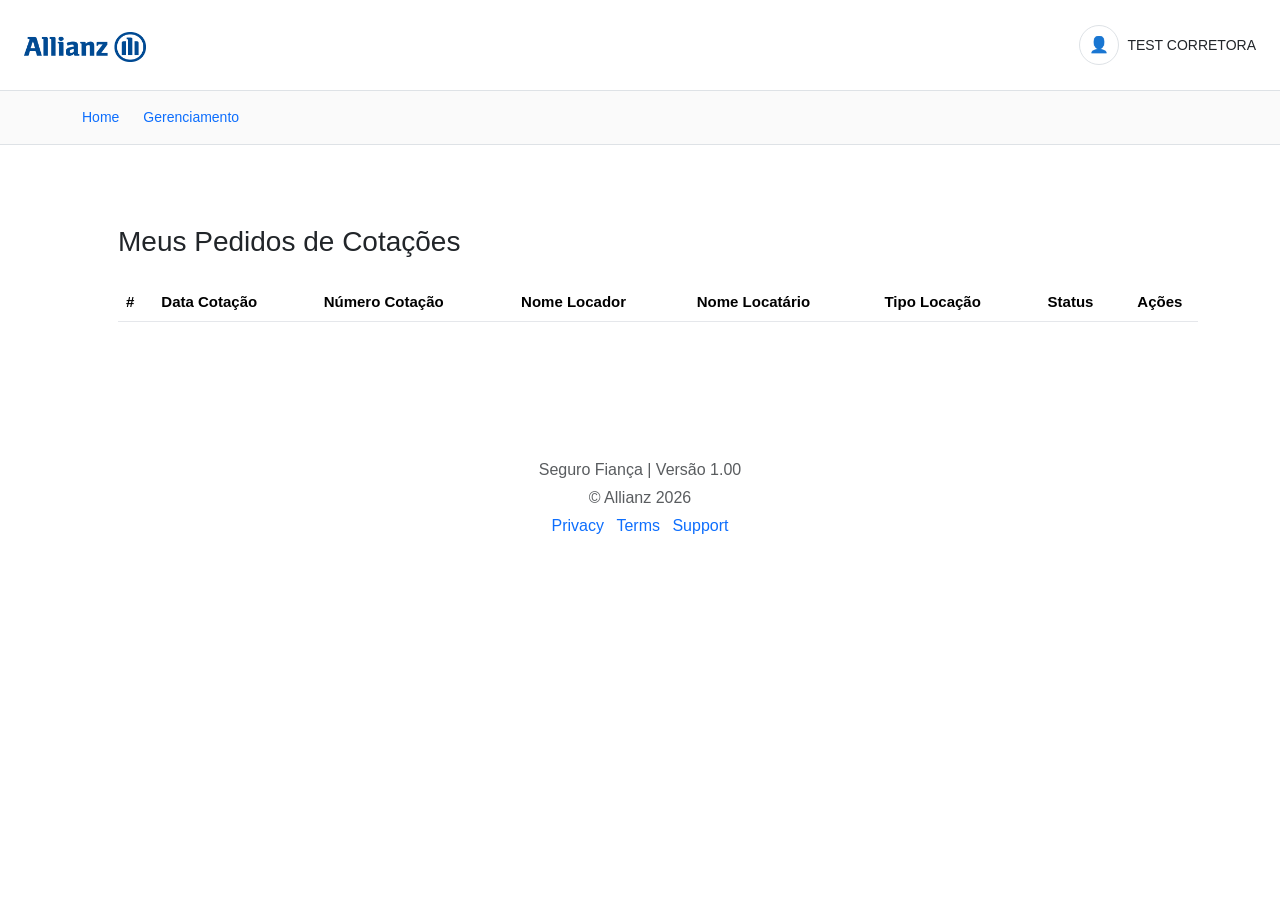
<file: minhas_solicitacoes.html>
<!DOCTYPE html>
  <html lang="pt-BR">
    <head>
      <meta charset="UTF-8">
      <meta name="viewport" content="width=device-width, initial-scale=1.0">
      <title>Seguro Fiança</title>
      <link href="https://cdnjs.cloudflare.com/ajax/libs/bootstrap/5.3.3/css/bootstrap.min.css" rel="stylesheet">
      <!-- Bootstrap Icons -->
      <link href="https://cdn.jsdelivr.net/npm/bootstrap-icons/font/bootstrap-icons.css" rel="stylesheet">
      <link rel="stylesheet" href="css/style.css">
    </head>
    <body>
      <div class="d-flex justify-content-between align-items-center p-4 border-bottom">
          <div class="d-flex align-items-center gap-3">
            <div class="brand"><img src="images/allianz-logo.png" width="122" height="30"></div>
            <div class="small text-muted">
              <div class="fw-semibold"></div>
              <div></div>
            </div>
          </div>
          <div class="d-flex align-items-center gap-4">
            <div class="d-flex align-items-center gap-2">
              <div class="rounded-circle border d-flex align-items-center justify-content-center" style="width:40px;height:40px;">👤</div>
              <div class="small fw-medium">TEST CORRETORA</div>
            </div>
          </div>
      </div>
      <!-- NAV -->
      <div class="d-flex gap-4 px-4 py-3 nav-top border-bottom small">
          <div class="container d-flex gap-4">
            <a href="home.html">Home</a>
            <a href="gerenciamento.html">Gerenciamento</a>
          </div>
      </div>

    <div class="container py-2">
      <div class="card-main"><!-- HEADER -->
      <!-- CONTENT -->
      <div class="p-4">

        <div class="container mt-5">
        <h3 class="mb-4">Meus Pedidos de Cotações</h3>
        <table class="table table-striped">
            <thead>
                <tr>
                    <th>#</th>
                    <th>Data Cotação</th>
                    <th>Número Cotação</th>
                    <th>Nome Locador</th>
                    <th>Nome Locatário</th>
                    <th>Tipo Locação</th>
                    <th>Status</th>
                    <th>Ações</th>
                </tr>
            </thead>
            <tbody id="cotacoes-tbody">
                <!-- Os dados serão inseridos aqui dinamicamente -->
            </tbody>
        </table>
    </div>


      </div>

      </div>
      <footer class="my-5 pt-5 text-muted text-center text-small">
        <p class="mb-1">Seguro Fiança | Versão 1.00</p>
        <p class="mb-1">&copy; Allianz 2026</p>
        <ul class="list-inline">
          <li class="list-inline-item"><a href="#">Privacy</a></li>
          <li class="list-inline-item"><a href="#">Terms</a></li>
          <li class="list-inline-item"><a href="#">Support</a></li>
        </ul>
      </footer>
    </div>
    <script src="https://cdn.jsdelivr.net/npm/bootstrap@5.3.3/dist/js/bootstrap.bundle.min.js"></script>
    <script src="js/script_minhas_solicitacoes.js"></script>
  </body>
</html>
</file>
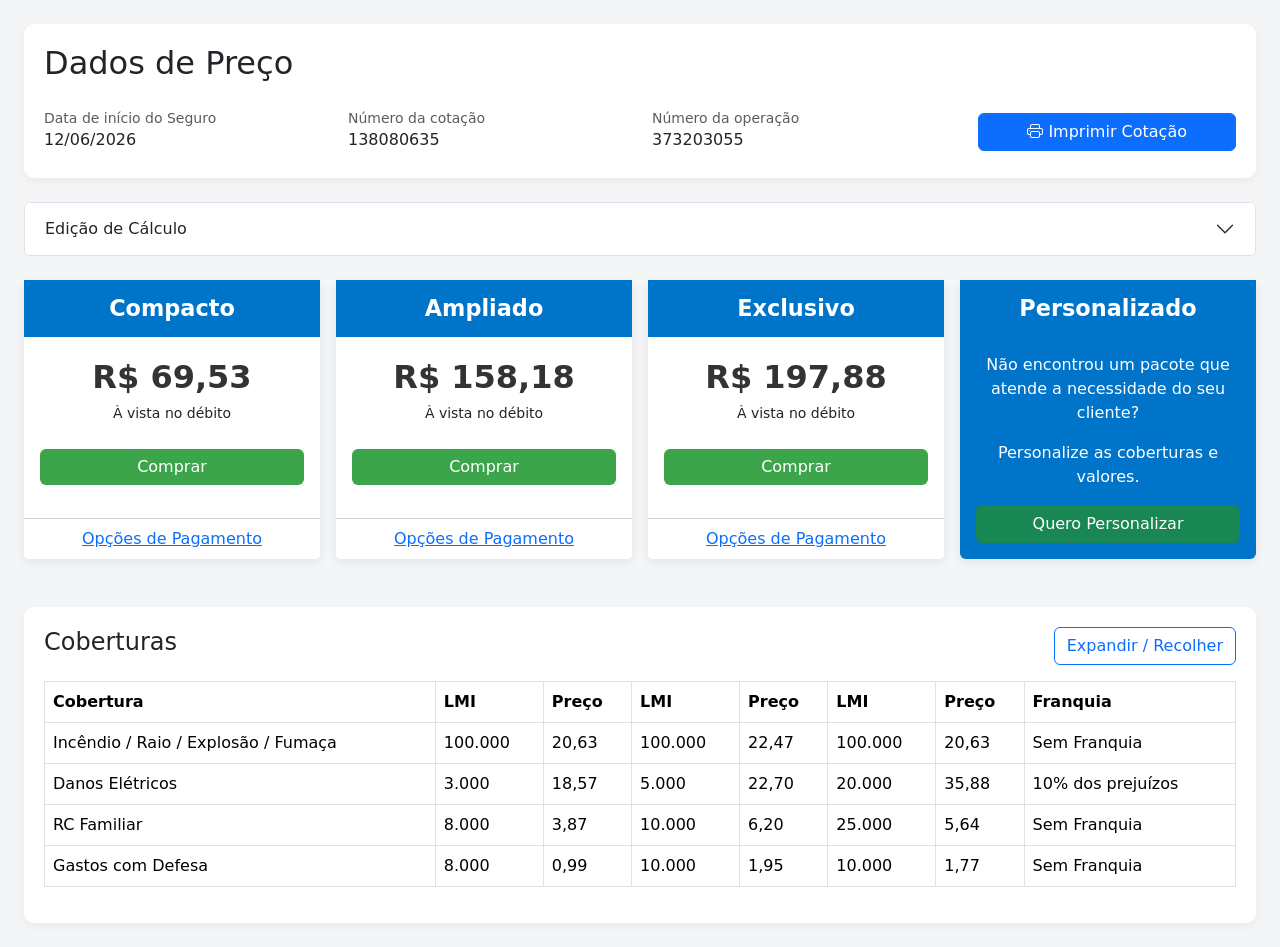
<file: resultado_cotacao.html>
<!DOCTYPE html>
<html lang="pt-BR">

<head>
    <meta charset="UTF-8">
    <meta name="viewport" content="width=device-width, initial-scale=1.0">

    <title>Cotação Seguro Residencial</title>

    <link href="https://cdn.jsdelivr.net/npm/bootstrap@5.3.7/dist/css/bootstrap.min.css" rel="stylesheet">

    <link rel="stylesheet"
        href="https://cdn.jsdelivr.net/npm/bootstrap-icons@1.11.3/font/bootstrap-icons.min.css">

    <style>
        body {
            background: #f4f5f7;
        }

        .card-plano {
            transition: .3s;
            border: none;
            box-shadow: 0 3px 10px rgba(0, 0, 0, .08);
            height: 100%;
        }

        .card-plano:hover {
            transform: translateY(-5px);
            box-shadow: 0 8px 20px rgba(0, 0, 0, .15);
        }

        .titulo-plano {
            background: #0074c8;
            color: white;
            text-align: center;
            padding: 12px;
            font-size: 1.4rem;
            font-weight: 600;
        }

        .valor {
            font-size: 2rem;
            font-weight: bold;
            color: #333;
        }

        .btn-comprar {
            background: #3ca54b;
            border: none;
        }

        .btn-comprar:hover {
            background: #32883e;
        }

        .personalizado {
            background: #0074c8;
            color: white;
        }

        .dados-topo {
            background: white;
            padding: 20px;
            border-radius: 10px;
            box-shadow: 0 3px 8px rgba(0, 0, 0, .05);
        }

        .table thead {
            background: #0074c8;
            color: white;
        }

        .table td,
        .table th {
            vertical-align: middle;
        }

        .section-card {
            background: white;
            border-radius: 10px;
            padding: 20px;
            box-shadow: 0 3px 8px rgba(0, 0, 0, .05);
        }
    </style>

</head>

<body>

    <div class="container-fluid p-4">

        <div class="section-card mb-4">

            <h2 class="mb-4">Dados de Preço</h2>

            <div class="row align-items-center">

                <div class="col-md-3">
                    <small class="text-muted">
                        Data de início do Seguro
                    </small>
                    <h6>12/06/2026</h6>
                </div>

                <div class="col-md-3">
                    <small class="text-muted">
                        Número da cotação
                    </small>
                    <h6>138080635</h6>
                </div>

                <div class="col-md-3">
                    <small class="text-muted">
                        Número da operação
                    </small>
                    <h6>373203055</h6>
                </div>

                <div class="col-md-3 text-end">
                    <button class="btn btn-primary px-5">
                        <i class="bi bi-printer"></i>
                        Imprimir Cotação
                    </button>
                </div>

            </div>

        </div>

        <div class="accordion mb-4" id="accordionCalculo">

            <div class="accordion-item">

                <h2 class="accordion-header">

                    <button class="accordion-button collapsed"
                        data-bs-toggle="collapse"
                        data-bs-target="#edicao">

                        Edição de Cálculo

                    </button>

                </h2>

                <div id="edicao"
                    class="accordion-collapse collapse">

                    <div class="accordion-body">

                        Área construída: 120m²<br>
                        Tipo do imóvel: Casa<br>
                        CEP: 12345-000

                    </div>

                </div>

            </div>

        </div>

        <div class="row g-3 mb-5">

            <div class="col-lg-3">

                <div class="card card-plano">

                    <div class="titulo-plano">
                        Compacto
                    </div>

                    <div class="card-body text-center">

                        <div class="valor">
                            R$ 69,53
                        </div>

                        <small>
                            À vista no débito
                        </small>

                        <div class="mt-4">

                            <button class="btn btn-success btn-comprar w-100">
                                Comprar
                            </button>

                        </div>

                    </div>

                    <div class="card-footer text-center bg-white">

                        <a href="#">
                            Opções de Pagamento
                        </a>

                    </div>

                </div>

            </div>

            <div class="col-lg-3">

                <div class="card card-plano">

                    <div class="titulo-plano">
                        Ampliado
                    </div>

                    <div class="card-body text-center">

                        <div class="valor">
                            R$ 158,18
                        </div>

                        <small>
                            À vista no débito
                        </small>

                        <div class="mt-4">

                            <button class="btn btn-success btn-comprar w-100">
                                Comprar
                            </button>

                        </div>

                    </div>

                    <div class="card-footer text-center bg-white">

                        <a href="#">
                            Opções de Pagamento
                        </a>

                    </div>

                </div>

            </div>

            <div class="col-lg-3">

                <div class="card card-plano">

                    <div class="titulo-plano">
                        Exclusivo
                    </div>

                    <div class="card-body text-center">

                        <div class="valor">
                            R$ 197,88
                        </div>

                        <small>
                            À vista no débito
                        </small>

                        <div class="mt-4">

                            <button class="btn btn-success btn-comprar w-100">
                                Comprar
                            </button>

                        </div>

                    </div>

                    <div class="card-footer text-center bg-white">

                        <a href="#">
                            Opções de Pagamento
                        </a>

                    </div>

                </div>

            </div>

            <div class="col-lg-3">

                <div class="card card-plano personalizado">

                    <div class="titulo-plano">
                        Personalizado
                    </div>

                    <div class="card-body text-center">

                        <p>
                            Não encontrou um pacote que atende a necessidade do seu cliente?
                        </p>

                        <p>
                            Personalize as coberturas e valores.
                        </p>

                        <button class="btn btn-success w-100">
                            Quero Personalizar
                        </button>

                    </div>

                </div>

            </div>

        </div>

        <div class="section-card">

            <div class="d-flex justify-content-between align-items-center mb-3">

                <h4>
                    Coberturas
                </h4>

                <button class="btn btn-outline-primary">
                    Expandir / Recolher
                </button>

            </div>

            <div class="table-responsive">

                <table class="table table-bordered">

                    <thead>

                        <tr>
                            <th>Cobertura</th>
                            <th>LMI</th>
                            <th>Preço</th>
                            <th>LMI</th>
                            <th>Preço</th>
                            <th>LMI</th>
                            <th>Preço</th>
                            <th>Franquia</th>
                        </tr>

                    </thead>

                    <tbody>

                        <tr>
                            <td>Incêndio / Raio / Explosão / Fumaça</td>
                            <td>100.000</td>
                            <td>20,63</td>
                            <td>100.000</td>
                            <td>22,47</td>
                            <td>100.000</td>
                            <td>20,63</td>
                            <td>Sem Franquia</td>
                        </tr>

                        <tr>
                            <td>Danos Elétricos</td>
                            <td>3.000</td>
                            <td>18,57</td>
                            <td>5.000</td>
                            <td>22,70</td>
                            <td>20.000</td>
                            <td>35,88</td>
                            <td>10% dos prejuízos</td>
                        </tr>

                        <tr>
                            <td>RC Familiar</td>
                            <td>8.000</td>
                            <td>3,87</td>
                            <td>10.000</td>
                            <td>6,20</td>
                            <td>25.000</td>
                            <td>5,64</td>
                            <td>Sem Franquia</td>
                        </tr>

                        <tr>
                            <td>Gastos com Defesa</td>
                            <td>8.000</td>
                            <td>0,99</td>
                            <td>10.000</td>
                            <td>1,95</td>
                            <td>10.000</td>
                            <td>1,77</td>
                            <td>Sem Franquia</td>
                        </tr>

                    </tbody>

                </table>

            </div>

        </div>

    </div>

    <script src="https://cdn.jsdelivr.net/npm/bootstrap@5.3.7/dist/js/bootstrap.bundle.min.js"></script>

</body>

</html>
</file>
<file: css/style_login.css>
/* Estilo para centralizar a div login-container */
.login-container {
    width: 100%;
    max-width: 400px;
    background: #ffffff;
    padding: 30px;
    border-radius: 8px;
    box-shadow: 0 4px 6px rgba(0, 0, 0, 0.1);
}

.center-container {
    height: 100vh;
    display: flex;
    justify-content: center;
    align-items: center;
    background-color: #f8f9fa;
}

#btn-enviar{
    background-color: #0567a0; /* Fundo azul para o botão ativo */
    color: #ffffff; /* Texto branco para o botão ativo */
}
</file>
<file: css/style.css>
body { background:white; }
        .card-main { border-radius:0px; overflow:hidden; }
        .brand { color:#0057a8; font-weight:700; font-size:28px; }
        .nav-top { background:#fafafa; }
        .step { color:#adb5bd; font-weight:500; border-bottom:4px solid transparent; padding-bottom:6px; }
        .step.active { color:#0057a8; border-color:#0057a8; }
        .section-title { color:#0074c8; font-weight:600; }
        .btn-primary-custom { background:#0074c8; border:none; }
        .btn-primary-custom:hover { background:#005fa4; }
        .btn-danger-custom { background:#d9534f; border:none; }
        .btn-danger-custom:hover { background:#b63f3b; }

          a { 
              text-decoration: none;
          }

          a:visited {
              color: inherit; /* Define a mesma cor para links visitados */
          }
        /* Estilo base para os itens da navegação */
          .nav-item {
              cursor: pointer;
              padding: 5px 10px;
              border-radius: 5px;
              transition: all 0.3s ease; /* Transição suave para hover e active */
          }

          /* Efeito ao passar o mouse */
          .nav-item:hover {
              background-color: #0567a017; /* Cor de fundo ao passar o mouse */
              color: #000000; /* Cor do texto ao passar o mouse */
          }

          /* Efeito ao clicar */
          .nav-item:active {
              background-color: #d9d9d9; /* Cor de fundo ao clicar */
              color: #000000; /* Cor do texto ao clicar */
          }

          /* Links (a) devem remover o sublinhado */
          .nav-item a {
              text-decoration: none; /* Remove o sublinhado */
              color: inherit; /* Herda a cor do texto */
          }

          /* Estilo para o botão selecionado */
          .nav-item.active {
              background-color: #0567a0; /* Fundo azul para o botão ativo */
              color: #ffffff; /* Texto branco para o botão ativo */
          }

          .tab-buttons {
              display: flex;
              justify-content: center;
              margin-bottom: 24px;
              gap: 10px;
          }

          .tab-button {
              padding: 10px 20px;
              border: none;
              background-color: var(--primary);
              color: var(--white);
              font-size: 16px;
              font-weight: 700;
              border-radius: 8px;
              cursor: pointer;
              transition: background-color 0.3s;
          }

          .tab-button:hover {
              background-color: var(--secondary);
          }

          .tab-button.active {
              background-color: var(--secondary);
          }

          .content {
              display: none;
          }

              .content.active {
              display: block;
          }

          .simulator-box {
              background: var(--white);
              border: 2px dashed #d6c6ff;
              border-radius: 14px;
              padding: 28px;
              box-shadow: 0 6px 18px rgba(0, 0, 0, 0.04);
          }

          .block-title {
              color: var(--secondary);
              font-size: 16px;
              font-weight: 700;
              margin-bottom: 18px;
          }

          .table-wrapper {
          overflow-x: auto;
              border: 1px solid var(--border);
              border-radius: 12px;
              background: var(--white);
          }

          table {
              width: 100%;
              border-collapse: collapse;
              min-width: 1100px;
          }

          thead th {
              background: var(--header-bg);
              color: #111827;
              font-size: 15px;
              font-weight: 700;
              padding: 16px;
              text-align: left;
              border-bottom: 1px solid var(--border);
          }

          tbody td {
              padding: 16px;
              border-bottom: 1px solid var(--border);
              font-size: 14px;
              color: #374151;
          }

          tbody tr:hover {
              background: var(--row-hover);
          }

          tbody tr:last-child td {
              border-bottom: none;
          }

          .money {
              font-weight: 600;
              color: #111827;
          }

          .footer-note {
              margin-top: 18px;
              font-size: 12px;
              color: var(--muted);
          }

          @media (max-width: 900px) {
              .simulator-box {
                  padding: 18px;
              }
          }

          :root {
          --primary: #5f2eea;
          --secondary: #0070c9;
          --text: #1f1f1f;
          --muted: #6b7280;
          --border: #e5e7eb;
          --bg: #f8fafc;
          --white: #ffffff;
          --header-bg: #f3f4f6;
          --row-hover: #f9fafb;
          }

          * {
          box-sizing: border-box;
          margin: 0;
          padding: 0;
          font-family: Arial, Helvetica, sans-serif;
          }

          .page {
          max-width: 1400px;
          margin: 0 auto;
          }

          .section-title {
          color: var(--secondary);
          font-size: 18px;
          font-weight: 700;
          margin-bottom: 16px;
          display: flex;
          align-items: center;
          gap: 8px;
          }

          .section-title::before {
          content: "";
          font-size: 14px;
          }

          #btn-enviar{
              background-color: #0567a0; /* Fundo azul para o botão ativo */
              color: #ffffff; /* Texto branco para o botão ativo */
          }

            .custom-center {
    text-align: center; /* Centraliza o texto */
  }
</file>
<file: css/style_home.css>
.circular-image {
        width: 140px; /* Largura da imagem */
        height: 140px; /* Altura da imagem */
        border-radius: 50%; /* Faz a imagem ficar circular */
        object-fit: cover; /* Garante que a imagem seja cortada corretamente */
    }
</file>
